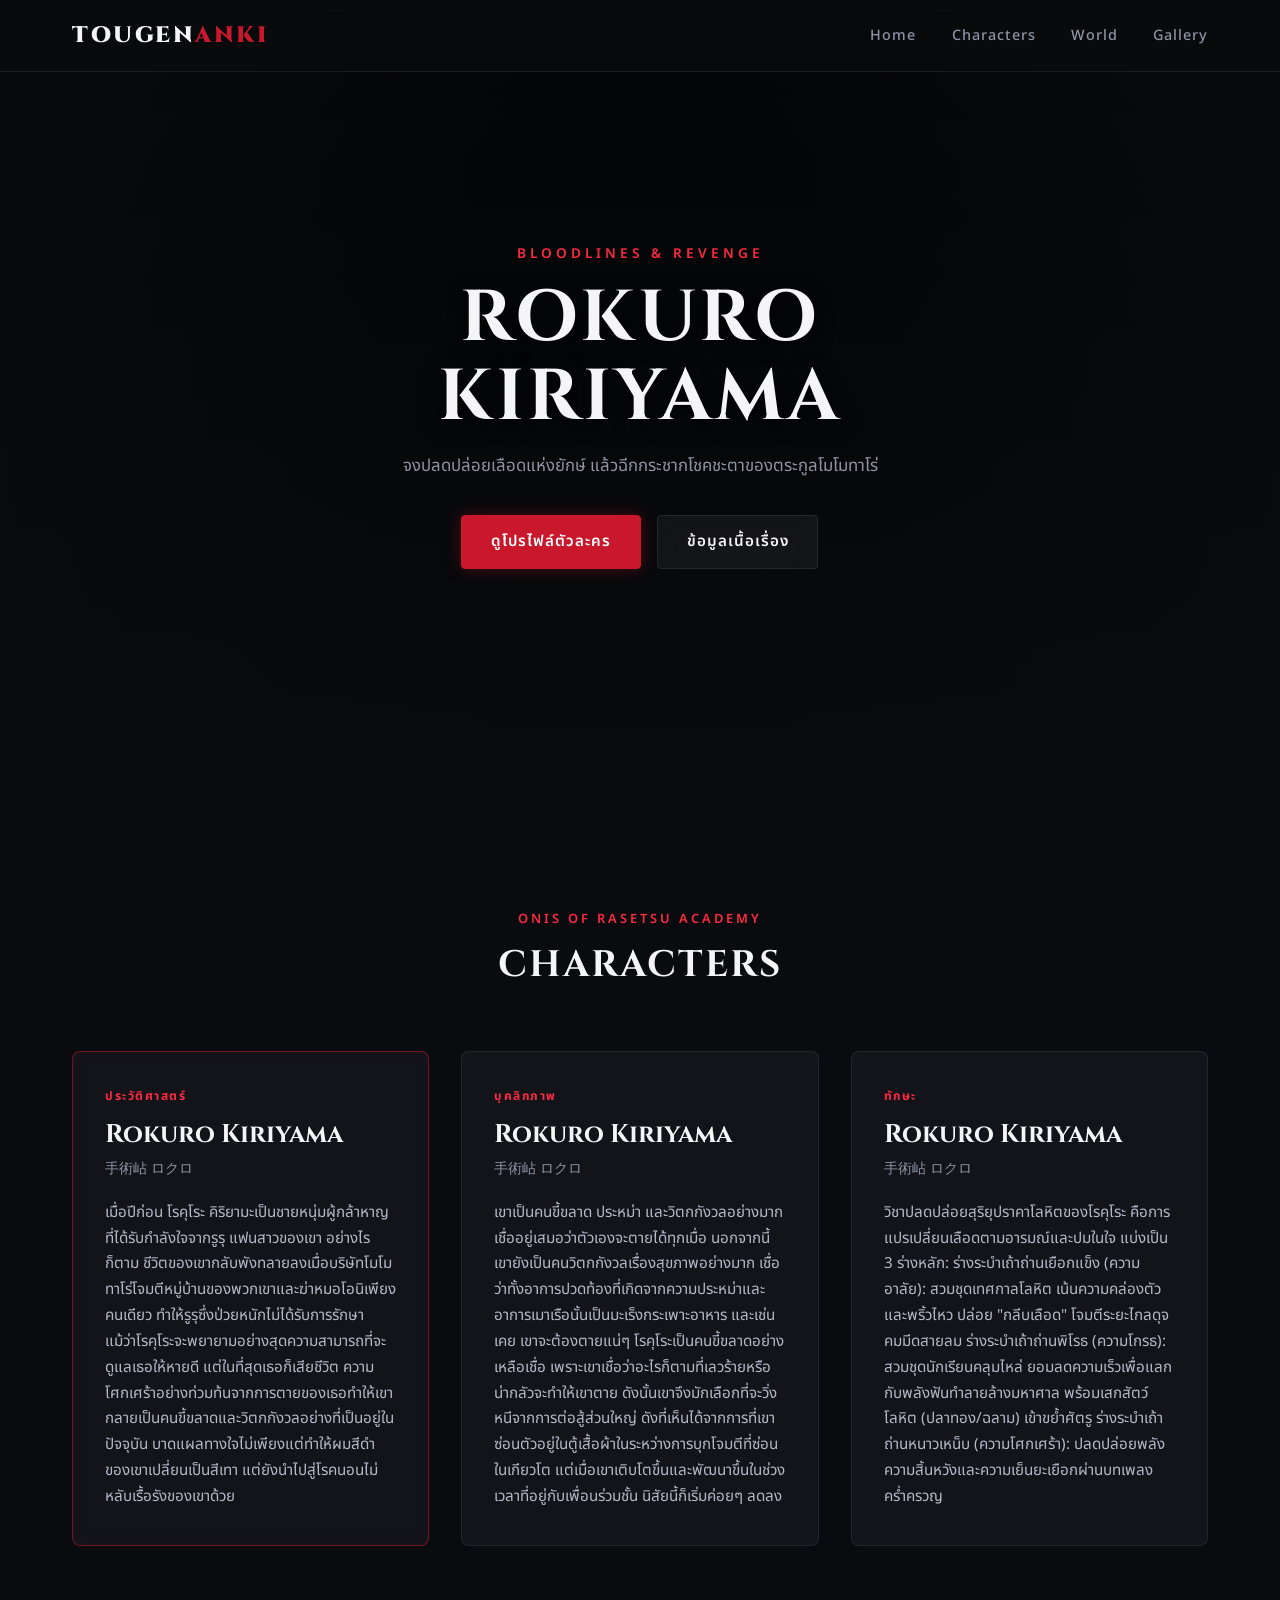
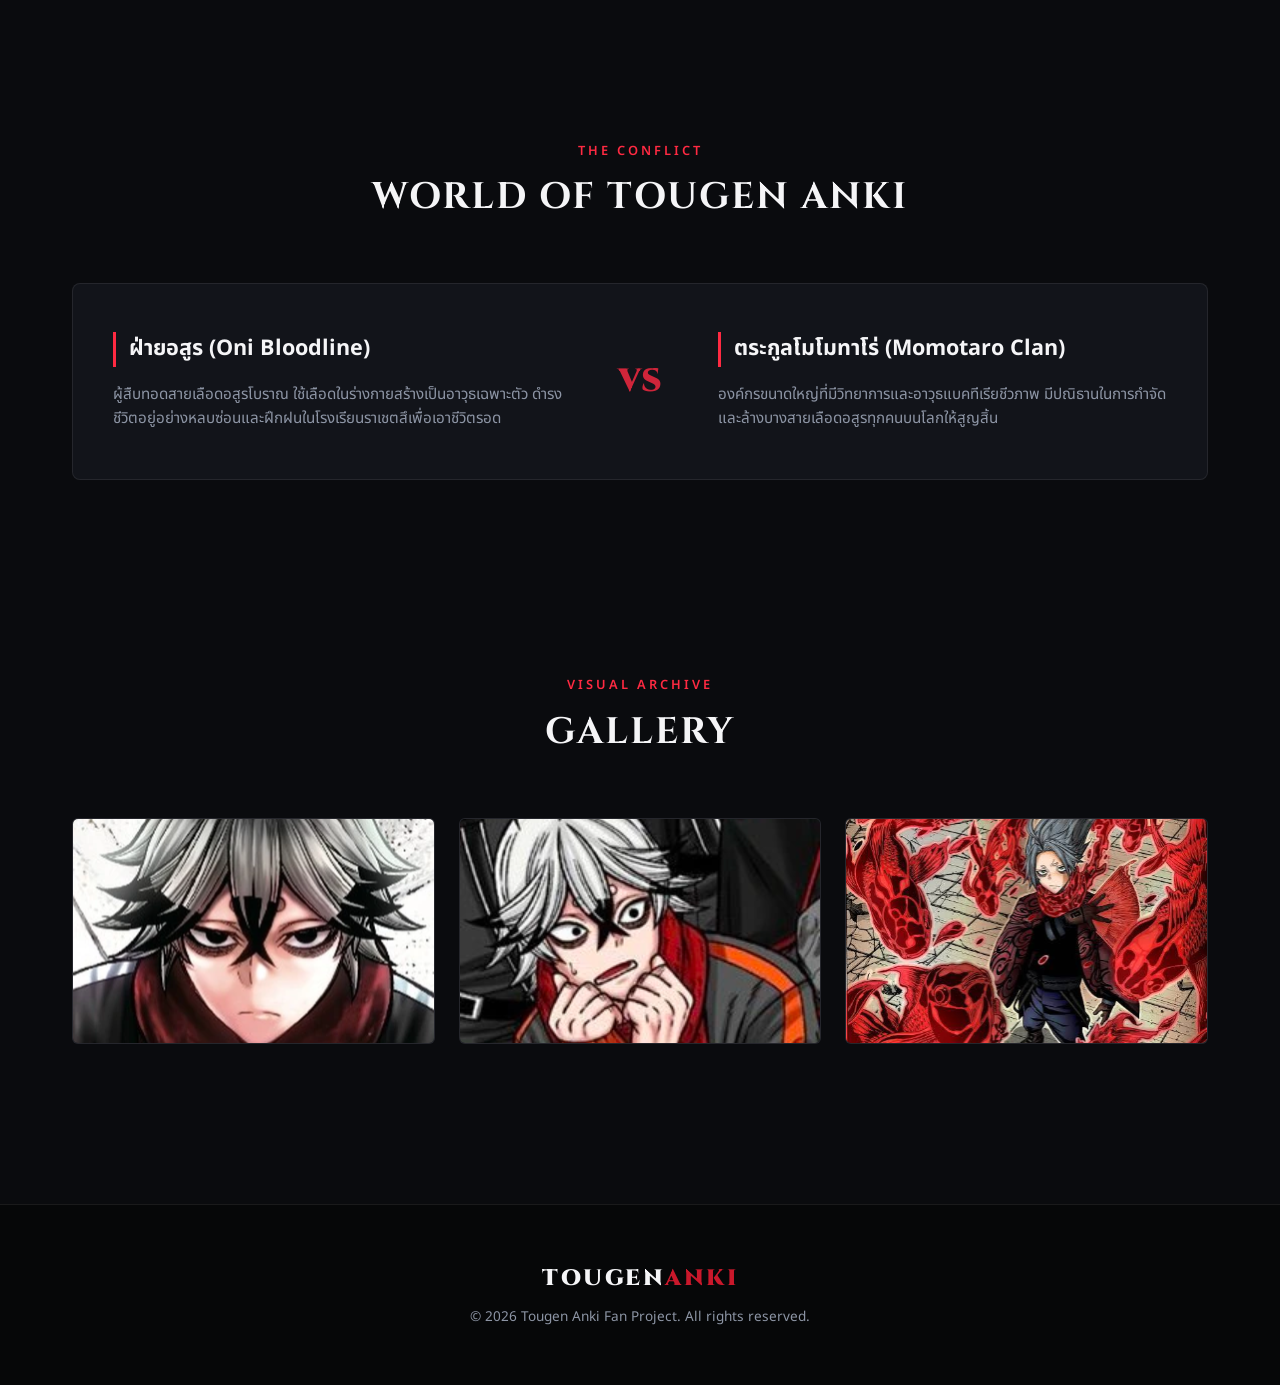
<file: index.html>
<!DOCTYPE html>
<html lang="en">
<head>
  <meta charset="UTF-8">
  <meta name="viewport" content="width=device-width, initial-scale=1.0">
  <title>Tougen Anki Fansite | เลือดอสูรราเชตสึ</title>
  <link rel="stylesheet" href="style.css">
  
  <!-- Google Fonts: ฟอนต์สไตล์เฉียบคม Dark Fantasy -->
  <link rel="preconnect" href="https://fonts.googleapis.com">
  <link rel="preconnect" href="https://fonts.gstatic.com" crossorigin>
  <link href="https://fonts.googleapis.com/css2?family=Cinzel:wght@600;700;900&family=Noto+Sans+Thai:wght@300;400;600&family=Oswald:wght@500;700&display=swap" rel="stylesheet">
</head>
<body>

  <!-- Navigation Bar -->
  <header>
    <nav class="navbar">
      <div class="logo">TOUGEN<span>ANKI</span></div>
      <ul class="nav-links">
        <li><a href="#home">Home</a></li>
        <li><a href="#profile">Characters</a></li>
        <li><a href="#world">World</a></li>
        <li><a href="#gallery">Gallery</a></li>
      </ul>
    </nav>
  </header>

  <main>
    <!-- Hero Section -->
    <section class="hero" id="home">
      <!-- กรณีที่ 1: ใช้วิดีโอพื้นหลัง (ถ้าใช้ตัวนี้ ให้เปิดใช้งานแท็ก video นี้) -->
      <video class="hero-video" autoplay muted loop playsinline preload="auto">
        <source src="imgs/vedeo_ZBHWI9NB.mp4" type="video/mp4">
        บราวเซอร์ของคุณไม่รองรับการเล่นวิดีโอ
      </video> 
    

      <!-- เลเยอร์เงาไล่ระดับสีคุมโทน -->
      <div class="hero-overlay"></div>

      <!-- เนื้อหาพาดหัวบน Hero -->
      <div class="hero-content">
        <span class="hero-tag">BLOODLINES & REVENGE</span>
        <h1 class="hero-title">ROKURO KIRIYAMA</h1>
        <p class="hero-desc">จงปลดปล่อยเลือดแห่งยักษ์ แล้วฉีกกระชากโชคชะตาของตระกูลโมโมทาโร่</p>
        <div class="hero-actions">
          <a href="#profile" class="btn btn-primary">ดูโปรไฟล์ตัวละคร</a>
          <a href="#world" class="btn btn-secondary">ข้อมูลเนื้อเรื่อง</a>
        </div>
      </div>
    </section>

    <!-- Character Profiles Section -->
    <section class="section profile" id="profile">
      <div class="section-header">
        <span class="sub-title">ONIS OF RASETSU ACADEMY</span>
        <h2 class="title">CHARACTERS</h2>
      </div>

      <div class="card-grid">
        <!-- Rokuro Card -->
        <article class="card highlight-card">
          <div class="card-tag">ประวัติศาสตร์</div>
          <h3 class="card-name">Rokuro Kiriyama</h3>
          <p class="card-japanese">手術岾 ロクロ</p>
          <p class="card-info">เมื่อปีก่อน โรคุโระ คิริยามะเป็นชายหนุ่มผู้กล้าหาญที่ได้รับกำลังใจจากรูรุ แฟนสาวของเขา อย่างไรก็ตาม ชีวิตของเขากลับพังทลายลงเมื่อบริษัทโมโมทาโร่โจมตีหมู่บ้านของพวกเขาและฆ่าหมอโอนิเพียงคนเดียว ทำให้รูรุซึ่งป่วยหนักไม่ได้รับการรักษา แม้ว่าโรคุโระจะพยายามอย่างสุดความสามารถที่จะดูแลเธอให้หายดี แต่ในที่สุดเธอก็เสียชีวิต ความโศกเศร้าอย่างท่วมท้นจากการตายของเธอทำให้เขากลายเป็นคนขี้ขลาดและวิตกกังวลอย่างที่เป็นอยู่ในปัจจุบัน บาดแผลทางใจไม่เพียงแต่ทำให้ผมสีดำของเขาเปลี่ยนเป็นสีเทา แต่ยังนำไปสู่โรคนอนไม่หลับเรื้อรังของเขาด้วย</p>
        </article>

        <!-- Shiki Card -->
        <article class="card">
          <div class="card-tag">บุคลิกภาพ</div>
          <h3 class="card-name">Rokuro Kiriyama</h3>
          <p class="card-japanese">手術岾 ロクロ</p>
          <p class="card-info">เขาเป็นคนขี้ขลาด ประหม่า และวิตกกังวลอย่างมาก เชื่ออยู่เสมอว่าตัวเองจะตายได้ทุกเมื่อ นอกจากนี้เขายังเป็นคนวิตกกังวลเรื่องสุขภาพอย่างมาก เชื่อว่าทั้งอาการปวดท้องที่เกิดจากความประหม่าและอาการเมาเรือนั้นเป็นมะเร็งกระเพาะอาหาร และเช่นเคย เขาจะต้องตายแน่ๆ โรคุโระเป็นคนขี้ขลาดอย่างเหลือเชื่อ เพราะเขาเชื่อว่าอะไรก็ตามที่เลวร้ายหรือน่ากลัวจะทำให้เขาตาย ดังนั้นเขาจึงมักเลือกที่จะวิ่งหนีจากการต่อสู้ส่วนใหญ่ ดังที่เห็นได้จากการที่เขาซ่อนตัวอยู่ในตู้เสื้อผ้าในระหว่างการบุกโจมตีที่ซ่อนในเกียวโต แต่เมื่อเขาเติบโตขึ้นและพัฒนาขึ้นในช่วงเวลาที่อยู่กับเพื่อนร่วมชั้น นิสัยนี้ก็เริ่มค่อยๆ ลดลง</p>
        </article>

        <!-- Naito Card -->
        <article class="card">
          <div class="card-tag">ทักษะ</div>
          <h3 class="card-name">Rokuro Kiriyama</h3>
          <p class="card-japanese">手術岾 ロクロ</p>
          <p class="card-info">วิชาปลดปล่อยสุริยุปราคาโลหิตของโรคุโระ คือการแปรเปลี่ยนเลือดตามอารมณ์และปมในใจ แบ่งเป็น 3 ร่างหลัก:

ร่างระบำเถ้าถ่านเยือกแข็ง (ความอาลัย): สวมชุดเทศกาลโลหิต เน้นความคล่องตัวและพริ้วไหว ปล่อย "กลีบเลือด" โจมตีระยะไกลดุจคมมีดสายลม

ร่างระบำเถ้าถ่านพิโรธ (ความโกรธ): สวมชุดนักเรียนคลุมไหล่ ยอมลดความเร็วเพื่อแลกกับพลังฟันทำลายล้างมหาศาล พร้อมเสกสัตว์โลหิต (ปลาทอง/ฉลาม) เข้าขย้ำศัตรู

ร่างระบำเถ้าถ่านหนาวเหน็บ (ความโศกเศร้า): ปลดปล่อยพลังความสิ้นหวังและความเย็นยะเยือกผ่านบทเพลงคร่ำครวญ</p>
        </article>
      </div>
    </section>

    <!-- World & Lore Section -->
    <section class="section world" id="world">
      <div class="section-header">
        <span class="sub-title">THE CONFLICT</span>
        <h2 class="title">WORLD OF TOUGEN ANKI</h2>
      </div>

      <div class="lore-box">
        <div class="lore-item">
          <h3>ฝ่ายอสูร (Oni Bloodline)</h3>
          <p>ผู้สืบทอดสายเลือดอสูรโบราณ ใช้เลือดในร่างกายสร้างเป็นอาวุธเฉพาะตัว ดำรงชีวิตอยู่อย่างหลบซ่อนและฝึกฝนในโรงเรียนราเชตสึเพื่อเอาชีวิตรอด</p>
        </div>
        <div class="lore-divider">VS</div>
        <div class="lore-item">
          <h3>ตระกูลโมโมทาโร่ (Momotaro Clan)</h3>
          <p>องค์กรขนาดใหญ่ที่มีวิทยาการและอาวุธแบคทีเรียชีวภาพ มีปณิธานในการกำจัดและล้างบางสายเลือดอสูรทุกคนบนโลกให้สูญสิ้น</p>
        </div>
      </div>
    </section>

    <!-- Gallery Section -->
    <section class="section gallery" id="gallery">
      <div class="section-header">
        <span class="sub-title">VISUAL ARCHIVE</span>
        <h2 class="title">GALLERY</h2>
      </div>

      <div class="gallery-grid">
        <div class="gallery-item">
          <img src="imgs/Rokuro 1.svg" alt="Rokuro Visual" onerror="this.style.display='none'; this.nextElementSibling.style.display='block';">
          <div class="gallery-placeholder" style="display:none;">VISUAL 01</div>
        </div>
        <div class="gallery-item">
          <img src="imgs/Kiriyama 1.svg" alt="Kiriyama Visual" onerror="this.style.display='none'; this.nextElementSibling.style.display='block';">
          <div class="gallery-placeholder" style="display:none;">VISUAL 02</div>
        </div>
        <div class="gallery-item">
          <img src="imgs/images 1.svg" alt="Tougen Anki Visual" onerror="this.style.display='none'; this.nextElementSibling.style.display='block';">
          <div class="gallery-placeholder" style="display:none;">VISUAL 03</div>
        </div>
       
      </div>
    </section>
  </main>

  <!-- Footer -->
  <footer>
    <div class="footer-content">
      <p class="logo">TOUGEN<span>ANKI</span></p>
      <p class="credit">&copy; 2026 Tougen Anki Fan Project. All rights reserved.</p>
    </div>
  </footer>

</body>
</html>
</file>
<file: style.css>
/* ===================================================
   RESET & CSS VARIABLES
=================================================== */
:root {
  --bg-dark: #0a0b0e;
  --bg-card: #12141a;
  --bg-card-hover: #171b24;
  --primary-red: #c9182b;
  --bright-red: #ff2a42;
  --text-main: #f5f5f7;
  --text-muted: #8d95a5;
  --border-subtle: rgba(255, 255, 255, 0.08);
  --font-heading: 'Cinzel', 'Oswald', serif;
  --font-body: 'Noto Sans Thai', sans-serif;
  --transition-smooth: all 0.3s cubic-bezier(0.4, 0, 0.2, 1);
}

* {
  margin: 0;
  padding: 0;
  box-sizing: border-box;
}

html {
  scroll-behavior: smooth;
}

body {
  background-color: var(--bg-dark);
  color: var(--text-main);
  font-family: var(--font-body);
  line-height: 1.6;
  overflow-x: hidden;
}

a {
  text-decoration: none;
  color: inherit;
}

/* ===================================================
   NAVIGATION BAR
=================================================== */
header {
  position: fixed;
  top: 0;
  left: 0;
  width: 100%;
  z-index: 100;
  background: rgba(10, 11, 14, 0.85);
  backdrop-filter: blur(12px);
  -webkit-backdrop-filter: blur(12px);
  border-bottom: 1px solid var(--border-subtle);
}

.navbar {
  max-width: 1200px;
  margin: 0 auto;
  padding: 1.1rem 2rem;
  display: flex;
  justify-content: space-between;
  align-items: center;
}

.logo {
  font-family: var(--font-heading);
  font-size: 1.4rem;
  font-weight: 900;
  letter-spacing: 2.5px;
}

.logo span {
  color: var(--primary-red);
}

.nav-links {
  display: flex;
  list-style: none;
  gap: 2.2rem;
}

.nav-links a {
  font-size: 0.9rem;
  font-weight: 500;
  color: var(--text-muted);
  letter-spacing: 1px;
  transition: var(--transition-smooth);
}

.nav-links a:hover {
  color: var(--bright-red);
}

/* ===================================================
   HERO SECTION (VIDEO & SLIDESHOW READY)
=================================================== */
.hero {
  position: relative;
  width: 100%;
  height: 90vh;
  min-height: 600px;
  display: flex;
  align-items: center;
  justify-content: center;
  overflow: hidden;
  background: #000;
}

/* วิดีโอพื้นหลัง */
.hero-video {
  position: absolute;
  top: 50%;
  left: 50%;
  transform: translate(-50%, -50%);
  width: 100%;
  height: 100%;
  object-fit: cover;
  z-index: 1;
  pointer-events: none;
}

/* โหมด Slideshow พร้อมเอฟเฟกต์ Ken Burns (ถ้าสลับมาใช้) */
.slideshow {
  position: absolute;
  inset: 0;
  width: 100%;
  height: 100%;
  overflow: hidden;
  z-index: 1;
}

.slideshow .image {
  position: absolute;
  inset: 0;
  width: 100%;
  height: 100%;
  object-fit: cover;
  object-position: center;
  opacity: 0;
  animation: cinematicFade 9s infinite ease-in-out;
}

.image1 { animation-delay: 0s; }
.image2 { animation-delay: 3s; }
.image3 { animation-delay: 6s; }

@keyframes cinematicFade {
  0% { opacity: 0; transform: scale(1); }
  6% { opacity: 1; }
  33.3% { opacity: 1; }
  40% { opacity: 0; transform: scale(1.08); }
  100% { opacity: 0; transform: scale(1); }
}

/* หน้ากากไล่เงาดำตัดขอบบน-ล่าง */
.hero-overlay {
  position: absolute;
  inset: 0;
  background: radial-gradient(circle at center, transparent 35%, rgba(10, 11, 14, 0.75) 85%),
              linear-gradient(180deg, rgba(10, 11, 14, 0.3) 0%, rgba(10, 11, 14, 0.7) 60%, var(--bg-dark) 100%);
  z-index: 2;
  pointer-events: none;
}

/* กล่องเนื้อหาหน้า Hero */
.hero-content {
  position: relative;
  z-index: 3;
  text-align: center;
  max-width: 800px;
  padding: 0 1.5rem;
}

.hero-tag {
  display: inline-block;
  font-size: 0.85rem;
  letter-spacing: 4px;
  color: var(--bright-red);
  margin-bottom: 0.8rem;
  font-weight: 600;
}

.hero-title {
  font-family: var(--font-heading);
  font-size: clamp(2.5rem, 6vw, 4.5rem);
  line-height: 1.1;
  margin-bottom: 1rem;
  letter-spacing: 3px;
  text-shadow: 0 4px 20px rgba(0, 0, 0, 0.9);
}

.hero-desc {
  font-size: 1.05rem;
  color: var(--text-muted);
  max-width: 580px;
  margin: 0 auto 2.2rem auto;
}

.hero-actions {
  display: flex;
  gap: 1rem;
  justify-content: center;
  flex-wrap: wrap;
}

.btn {
  padding: 0.85rem 1.8rem;
  border-radius: 4px;
  font-weight: 600;
  font-size: 0.95rem;
  letter-spacing: 1px;
  transition: var(--transition-smooth);
}

.btn-primary {
  background: var(--primary-red);
  color: #fff;
  border: 1px solid var(--primary-red);
  box-shadow: 0 0 15px rgba(201, 24, 43, 0.35);
}

.btn-primary:hover {
  background: var(--bright-red);
  box-shadow: 0 0 25px rgba(255, 42, 66, 0.6);
  transform: translateY(-2px);
}

.btn-secondary {
  background: rgba(255, 255, 255, 0.05);
  color: var(--text-main);
  border: 1px solid var(--border-subtle);
  backdrop-filter: blur(8px);
}

.btn-secondary:hover {
  border-color: rgba(255, 255, 255, 0.4);
  background: rgba(255, 255, 255, 0.1);
  transform: translateY(-2px);
}

/* ===================================================
   SHARED SECTION STYLES
=================================================== */
.section {
  max-width: 1200px;
  margin: 0 auto;
  padding: 6rem 2rem;
}

.section-header {
  text-align: center;
  margin-bottom: 3.5rem;
}

.section-header .sub-title {
  font-size: 0.8rem;
  letter-spacing: 3px;
  color: var(--bright-red);
  font-weight: 600;
}

.section-header .title {
  font-family: var(--font-heading);
  font-size: 2.3rem;
  letter-spacing: 2px;
  margin-top: 0.3rem;
}

/* ===================================================
   CHARACTER CARDS
=================================================== */
.card-grid {
  display: grid;
  grid-template-columns: repeat(auto-fit, minmax(300px, 1fr));
  gap: 2rem;
}

.card {
  background: var(--bg-card);
  padding: 2.2rem 2rem;
  border-radius: 8px;
  border: 1px solid var(--border-subtle);
  transition: var(--transition-smooth);
}

.card:hover {
  background: var(--bg-card-hover);
  border-color: rgba(201, 24, 43, 0.4);
  transform: translateY(-6px);
  box-shadow: 0 12px 30px rgba(0, 0, 0, 0.6);
}

.highlight-card {
  border-color: rgba(201, 24, 43, 0.5);
  box-shadow: inset 0 0 15px rgba(201, 24, 43, 0.05);
}

.card-tag {
  font-size: 0.75rem;
  font-weight: 700;
  color: var(--bright-red);
  letter-spacing: 1.5px;
  margin-bottom: 0.5rem;
}

.card-name {
  font-family: var(--font-heading);
  font-size: 1.6rem;
  margin-bottom: 0.2rem;
}

.card-japanese {
  font-size: 0.85rem;
  color: var(--text-muted);
  margin-bottom: 1.2rem;
}

.card-info {
  font-size: 0.95rem;
  color: #b3b9c7;
  line-height: 1.7;
}

/* ===================================================
   WORLD & LORE
=================================================== */
.lore-box {
  background: var(--bg-card);
  border: 1px solid var(--border-subtle);
  border-radius: 8px;
  padding: 3rem 2.5rem;
  display: flex;
  align-items: center;
  justify-content: space-between;
  gap: 2.5rem;
}

.lore-item {
  flex: 1;
}

.lore-item h3 {
  font-size: 1.35rem;
  margin-bottom: 1rem;
  color: var(--text-main);
  border-left: 3px solid var(--bright-red);
  padding-left: 0.8rem;
}

.lore-item p {
  color: var(--text-muted);
  font-size: 0.95rem;
}

.lore-divider {
  font-family: var(--font-heading);
  font-size: 2rem;
  font-weight: 900;
  color: var(--bright-red);
  opacity: 0.8;
  padding: 0 1rem;
}

/* ===================================================
   GALLERY
=================================================== */
.gallery-grid {
  display: grid;
  grid-template-columns: repeat(auto-fit, minmax(240px, 1fr));
  gap: 1.5rem;
}

.gallery-item {
  aspect-ratio: 16 / 10;
  background: var(--bg-card);
  border-radius: 6px;
  border: 1px solid var(--border-subtle);
  overflow: hidden;
  display: flex;
  align-items: center;
  justify-content: center;
  transition: var(--transition-smooth);
}

.gallery-item img {
  width: 100%;
  height: 100%;
  object-fit: cover;
  transition: var(--transition-smooth);
}

.gallery-item:hover {
  border-color: var(--bright-red);
  transform: translateY(-4px);
  box-shadow: 0 8px 20px rgba(0, 0, 0, 0.5);
}

.gallery-item:hover img {
  transform: scale(1.05);
}

.gallery-placeholder {
  color: var(--text-muted);
  font-size: 0.85rem;
  letter-spacing: 2px;
}

/* ===================================================
   FOOTER
=================================================== */
footer {
  border-top: 1px solid var(--border-subtle);
  padding: 3.5rem 2rem;
  text-align: center;
  margin-top: 4rem;
  background: rgba(0, 0, 0, 0.4);
}

.credit {
  font-size: 0.85rem;
  color: var(--text-muted);
  margin-top: 0.6rem;
}

/* ===================================================
   RESPONSIVE DESIGN (MOBILE)
=================================================== */
@media (max-width: 768px) {
  .nav-links {
    gap: 1.2rem;
  }
  
  .nav-links a {
    font-size: 0.8rem;
  }

  .hero {
    height: 80vh;
  }

  .lore-box {
    flex-direction: column;
    text-align: left;
    padding: 2rem 1.5rem;
  }

  .lore-divider {
    text-align: center;
    padding: 0.5rem 0;
  }
}
</file>
